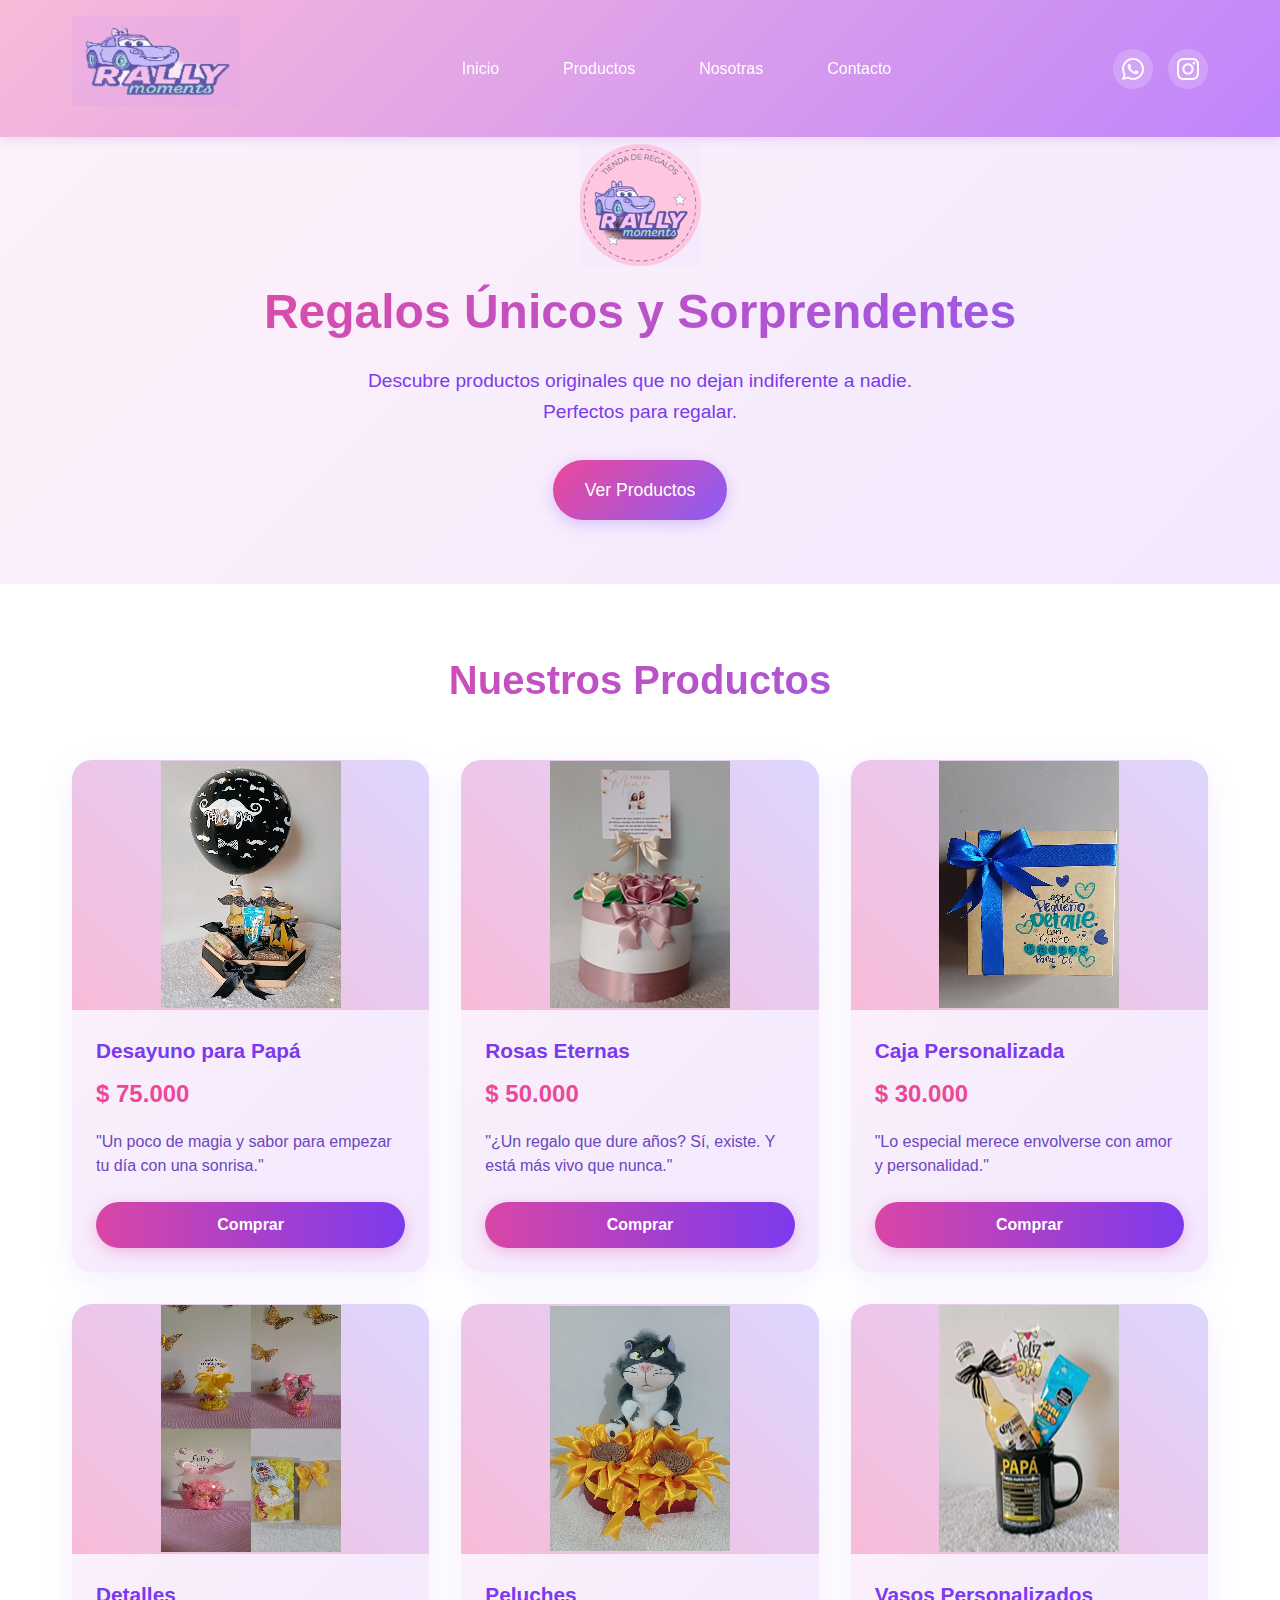
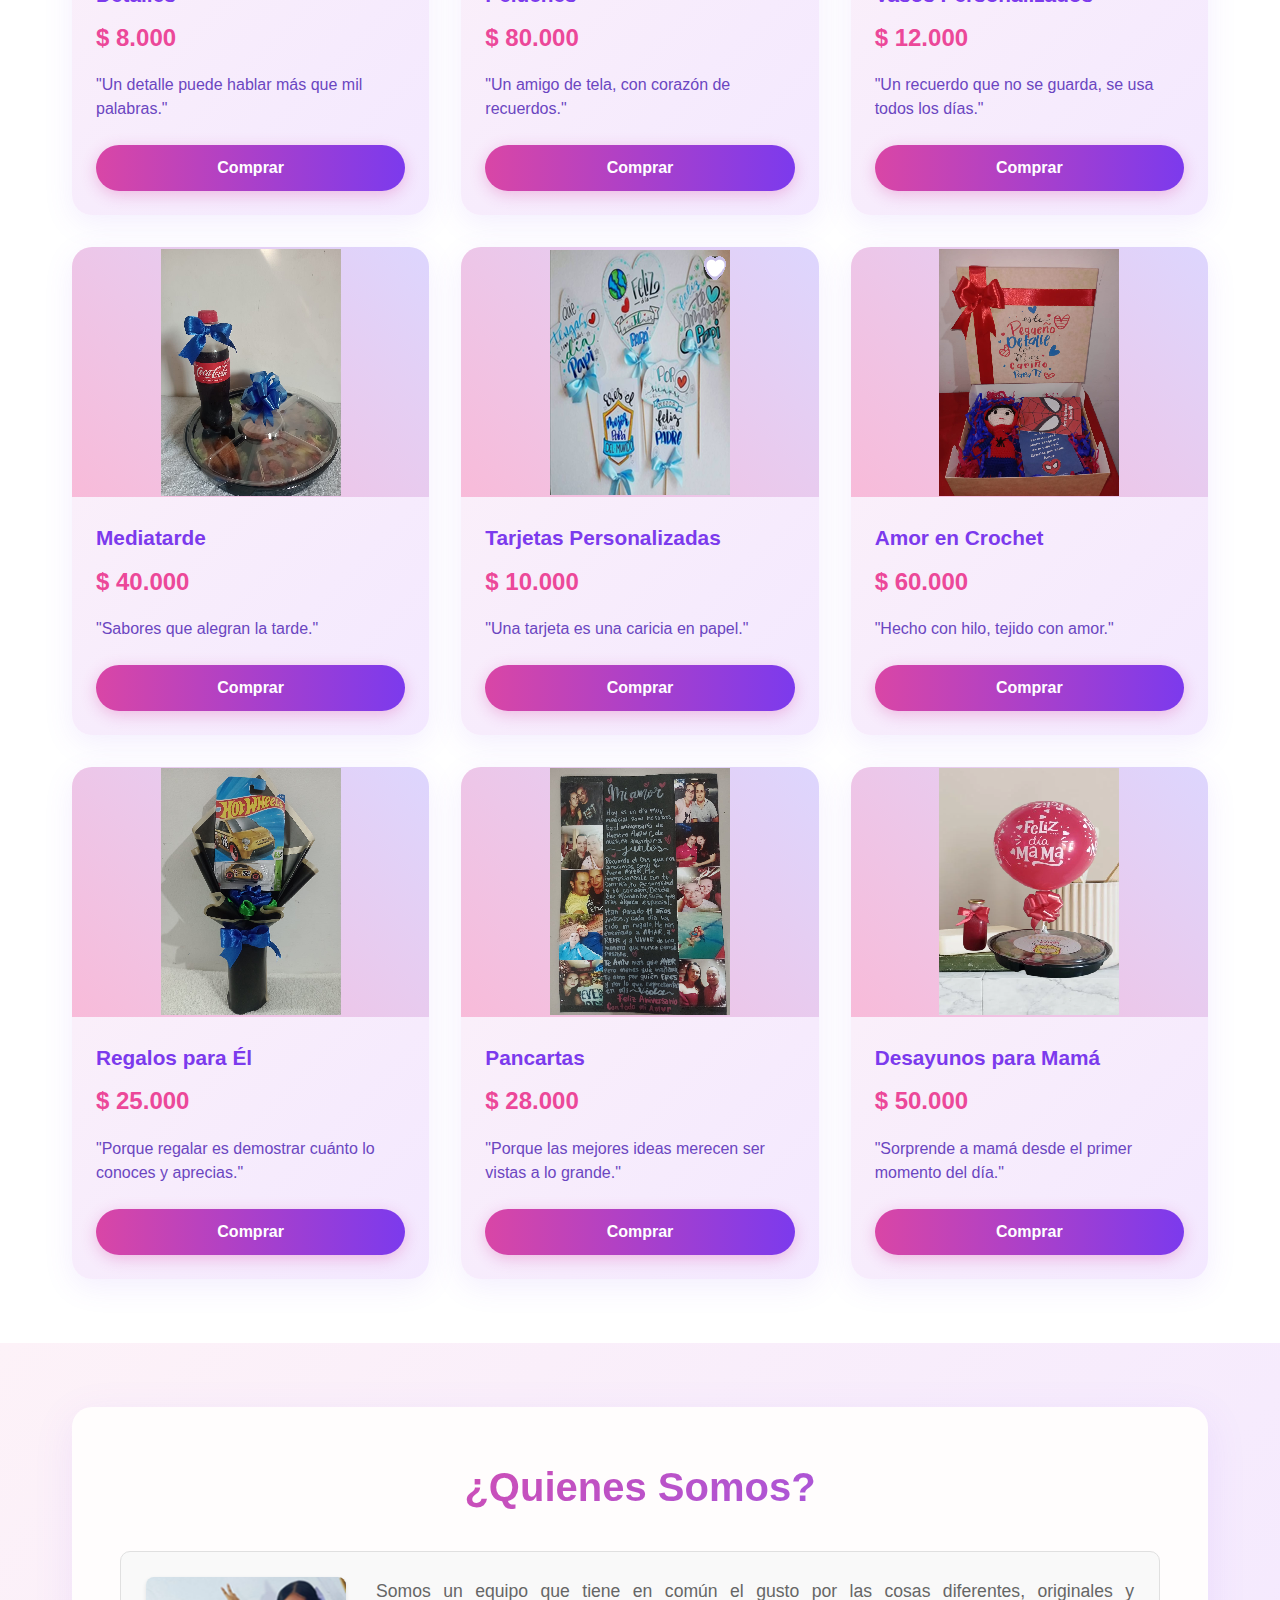
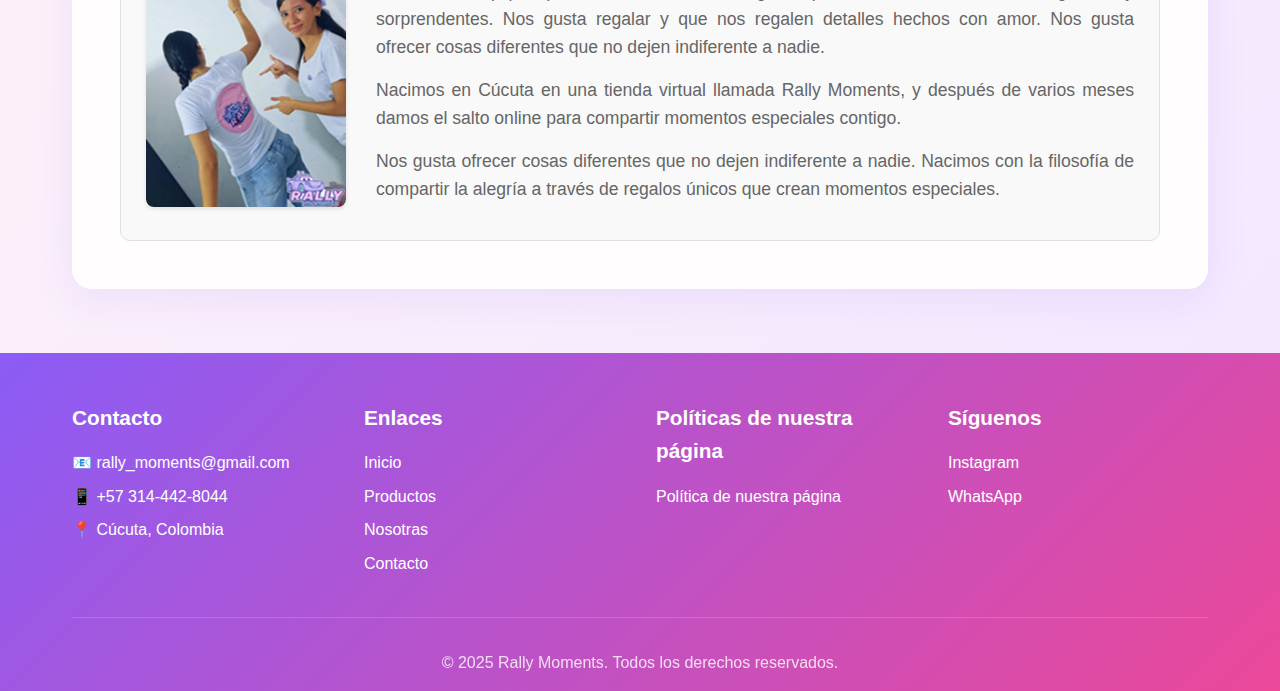
<file: index.html>
<!DOCTYPE html>
<html lang="es">
<head>
    <meta charset="UTF-8">
    <meta name="viewport" content="width=device-width, initial-scale=1.0">
    <title>Rally Moments - Regalos con Imaginación</title>
    <link href="planb.css" rel="stylesheet">
</head>

<body>
    <header class="header">
        <div class="nav-container">
            <div class="logo">
    <img src="RALLY3.png" alt="" class="logo-img">
</div>

            <nav>
                <ul class="nav-menu">
                    <li><a href="#inicio">Inicio</a></li>
                    <li><a href="#productos">Productos</a></li>
                    <li><a href="#nosotros">Nosotras</a></li>
                    <li><a href="#contacto">Contacto</a></li>
                </ul>
            </nav>

            <div class="social-icons">
                <a href="https://wa.me/573144428044" target="_blank" class="social-link whatsapp" title="WhatsApp">
                    <svg xmlns="http://www.w3.org/2000/svg" width="24" height="24" viewBox="0 0 24 24" fill="currentColor">
                        <path d="M17.472 14.382c-.297-.149-1.758-.867-2.03-.967-.273-.099-.471-.148-.67.15-.197.297-.767.966-.94 1.164-.173.199-.347.223-.644.075-.297-.15-1.255-.463-2.39-1.475-.883-.788-1.48-1.761-1.653-2.059-.173-.297-.018-.458.13-.606.134-.133.298-.347.446-.52.149-.174.198-.298.298-.497.099-.198.05-.371-.025-.52-.075-.149-.669-1.612-.916-2.207-.242-.579-.487-.5-.669-.51-.173-.008-.371-.01-.57-.01-.198 0-.52.074-.792.372-.272.297-1.04 1.016-1.04 2.479 0 1.462 1.065 2.875 1.213 3.074.149.198 2.096 3.2 5.077 4.487.709.306 1.262.489 1.694.625.712.227 1.36.195 1.871.118.571-.085 1.758-.719 2.006-1.413.248-.694.248-1.289.173-1.413-.074-.124-.272-.198-.57-.347m-5.421 7.403h-.004a9.87 9.87 0 01-5.031-1.378l-.361-.214-3.741.982.998-3.648-.235-.374a9.86 9.86 0 01-1.51-5.26c.001-5.45 4.436-9.884 9.888-9.884 2.64 0 5.122 1.03 6.988 2.898a9.825 9.825 0 012.893 6.994c-.003 5.45-4.437 9.884-9.885 9.884m8.413-18.297A11.815 11.815 0 0012.05 0C5.495 0 .16 5.335.157 11.892c0 2.096.547 4.142 1.588 5.945L.057 24l6.305-1.654a11.882 11.882 0 005.683 1.448h.005c6.554 0 11.89-5.335 11.893-11.893a11.821 11.821 0 00-3.48-8.413Z"/>
                    </svg>
                </a>
                <a href="https://instagram.com/tienda_rallymoments" target="_blank" class="social-link instagram" title="Instagram">
                    <svg xmlns="http://www.w3.org/2000/svg" width="24" height="24" viewBox="0 0 24 24" fill="currentColor">
                        <path d="M12 2.163c3.204 0 3.584.012 4.85.07 3.252.148 4.771 1.691 4.919 4.919.058 1.265.069 1.645.069 4.849 0 3.205-.012 3.584-.069 4.849-.149 3.225-1.664 4.771-4.919 4.919-1.266.058-1.644.07-4.85.07-3.204 0-3.584-.012-4.849-.07-3.26-.149-4.771-1.699-4.919-4.92-.058-1.265-.07-1.644-.07-4.849 0-3.204.013-3.583.07-4.849.149-3.227 1.664-4.771 4.919-4.919 1.266-.057 1.645-.069 4.849-.069zm0-2.163c-3.259 0-3.667.014-4.947.072-4.358.2-6.78 2.618-6.98 6.98-.059 1.281-.073 1.689-.073 4.948 0 3.259.014 3.668.072 4.948.2 4.358 2.618 6.78 6.98 6.98 1.281.058 1.689.072 4.948.072 3.259 0 3.668-.014 4.948-.072 4.354-.2 6.782-2.618 6.979-6.98.059-1.28.073-1.689.073-4.948 0-3.259-.014-3.667-.072-4.947-.196-4.354-2.617-6.78-6.979-6.98-1.281-.059-1.69-.073-4.949-.073zm0 5.838c-3.403 0-6.162 2.759-6.162 6.162s2.759 6.163 6.162 6.163 6.162-2.759 6.162-6.163c0-3.403-2.759-6.162-6.162-6.162zm0 10.162c-2.209 0-4-1.79-4-4 0-2.209 1.791-4 4-4s4 1.791 4 4c0 2.21-1.791 4-4 4zm6.406-11.845c-.796 0-1.441.645-1.441 1.44s.645 1.44 1.441 1.44c.795 0 1.439-.645 1.439-1.44s-.644-1.44-1.439-1.44z"/>
                    </svg>
                </a>
            </div>
        </div>
    </header>

    <main>
        <!-- Página de inicio -->
        <div id="mainPage">
            <section class="hero" id="inicio">
                <img src="LOGO 3.png" alt="Rally Moments Logo" class="logo">
                <div class="hero-container">
                    <h1>Regalos Únicos y Sorprendentes</h1>
                    <p>Descubre productos originales que no dejan indiferente a nadie. Perfectos para regalar.</p>
                    <a href="#productos" class="cta-button">Ver Productos</a>
                </div>
            </section>

            <section class="products" id="productos">
                <div class="products-container">
                    <h2 class="section-title">Nuestros Productos</h2>
                    <div class="products-grid">
                        <div class="product-card">
                            <div class="product-image">
                                <img src="desayuno papa.png" alt="">
                            </div>
                            <div class="product-info">
                                <h3 class="product-title">Desayuno para Papá</h3>
                                <p class="product-price">$ 75.000</p>
                                <p class="product-description">"Un poco de magia y sabor para empezar tu día con una sonrisa."</p>
                                <button class="btn-comprar" onclick="buyProduct('Desayuno para Papá', '$ 75.000', '🍳')">Comprar</button>
                            </div>
                        </div>

                        <div class="product-card">
                            <div class="product-image">
                                <img src="Rosas eternas png.png" alt="">
                            </div>
                            <div class="product-info">
                                <h3 class="product-title">Rosas Eternas</h3>
                                <p class="product-price">$ 50.000</p>
                                <p class="product-description">"¿Un regalo que dure años? Sí, existe. Y está más vivo que nunca."

                                </p>
                                <button class="btn-comprar" onclick="buyProduct('Rosas Eternas', '$ 50.000', '🌹')">Comprar</button>
                            </div>
                        </div>

                        <div class="product-card">
                            <div class="product-image">
                                <img src="CAJA.png" alt="">
                            </div>
                            <div class="product-info">
                                <h3 class="product-title">Caja Personalizada</h3>
                                <p class="product-price">$ 30.000</p>
                                <p class="product-description">"Lo especial merece envolverse con amor y personalidad."</p>
                                <button class="btn-comprar" onclick="buyProduct('Caja Personalizada', '$ 30.000', '📦')">Comprar</button>
                            </div>
                        </div>

                        <div class="product-card">
                            <div class="product-image">
                                <img src="detalles.png" alt="">
                            </div>
                            <div class="product-info">
                                <h3 class="product-title">Detalles</h3>
                                <p class="product-price">$ 8.000</p>
                                <p class="product-description">"Un detalle puede hablar más que mil palabras."</p>
                                <button class="btn-comprar" onclick="buyProduct('Detalles', '$ 8.000', '💝')">Comprar</button>
                            </div>
                        </div>

                        <div class="product-card">
                            <div class="product-image">
                                <img src="gato bravo.png" alt="">
                            </div>
                            <div class="product-info">
                                <h3 class="product-title">Peluches</h3>
                                <p class="product-price">$ 80.000</p>
                                <p class="product-description">"Un amigo de tela, con corazón de recuerdos."</p>
                                <button class="btn-comprar" onclick="buyProduct('Peluches', '$ 80.000', '🧸')">Comprar</button>
                            </div>
                        </div>

                        <div class="product-card">
                            <div class="product-image">
                                <img src="vaso personalizado.png" alt="">
                            </div>
                            <div class="product-info">
                                <h3 class="product-title">Vasos Personalizados</h3>
                                <p class="product-price">$ 12.000</p>
                                <p class="product-description">"Un recuerdo que no se guarda, se usa todos los días."</p>
                                <button class="btn-comprar" onclick="buyProduct('Vasos Personalizados', '$ 12.000', '🥤')">Comprar</button>
                            </div>
                        </div>

                        <div class="product-card">
                            <div class="product-image">
                                <img src="mediatarde.png" alt="">
                            </div>
                            <div class="product-info">
                                <h3 class="product-title">Mediatarde</h3>
                                <p class="product-price">$ 40.000</p>
                                <p class="product-description">"Sabores que alegran la tarde."</p>
                                <button class="btn-comprar" onclick="buyProduct('Mediatarde', '$ 40.000', '☕')">Comprar</button>
                            </div>
                        </div>

                        <div class="product-card">
                            <div class="product-image">
                                <img src="tarjetas.png" alt="">
                            </div>
                            <div class="product-info">
                                <h3 class="product-title">Tarjetas Personalizadas</h3>
                                <p class="product-price">$ 10.000</p>
                                <p class="product-description">"Una tarjeta es una caricia en papel."</p>
                                <button class="btn-comprar" onclick="buyProduct('Tarjetas Personalizadas', '$ 10.000', '💌')">Comprar</button>
                            </div>
                        </div>

                        <div class="product-card">
                            <div class="product-image">
                                <img src="crochets.png" alt="">
                            </div>
                            <div class="product-info">
                                <h3 class="product-title">Amor en Crochet</h3>
                                <p class="product-price">$ 60.000</p>
                                <p class="product-description">"Hecho con hilo, tejido con amor."</p>
                                <button class="btn-comprar" onclick="buyProduct('Amor en Crochet', '$ 60.000', '🧶')">Comprar</button>
                            </div>
                        </div>

                        <div class="product-card">
                            <div class="product-image">
                                <img src="hot wheels.png" alt="">
                            </div>
                            <div class="product-info">
                                <h3 class="product-title">Regalos para Él</h3>
                                <p class="product-price">$ 25.000</p>
                                <p class="product-description">"Porque regalar es demostrar cuánto lo conoces y aprecias."</p>
                                <button class="btn-comprar" onclick="buyProduct('Regalos para Él', '$ 25.000', '🎁')">Comprar</button>
                            </div>
                        </div>

                        <div class="product-card">
                            <div class="product-image">
                                <img src="pancarta.png" alt="">
                            </div>
                            <div class="product-info">
                                <h3 class="product-title">Pancartas</h3>
                                <p class="product-price">$ 28.000</p>
                                <p class="product-description">"Porque las mejores ideas merecen ser vistas a lo grande."</p>
                                <button class="btn-comprar" onclick="buyProduct('Pancartas', '$ 28.000', '🎊')">Comprar</button>
                            </div>
                        </div>

                        <div class="product-card">
                            <div class="product-image">
                                <img src="desayuno mama.png" alt="">
                            </div>
                            <div class="product-info">
                                <h3 class="product-title">Desayunos para Mamá</h3>
                                <p class="product-price">$ 50.000</p>
                                <p class="product-description">"Sorprende a mamá desde el primer momento del día."</p>
                                <button class="btn-comprar" onclick="buyProduct('Desayunos para Mamá', '$ 50.000', '🌸')">Comprar</button>
                            </div>
                        </div>
                    </div>
                </div>
            </section>

            <section class="about" id="nosotros">
                <div class="about-container">
                    <div class="about-content">
                        <h2 class="section-title">¿Quienes Somos?</h2>
                        <div class="content-box">
                <div class="image-container">
                    <img src="YesCam.png" alt="Rally Moments">
                </div>
                
                <div class="text-container">
                    <p>Somos un equipo que tiene en común el gusto por las cosas diferentes, originales y sorprendentes. Nos gusta regalar y que nos regalen detalles hechos con amor. Nos gusta ofrecer cosas diferentes que no dejen indiferente a nadie.
                    <p>Nacimos en Cúcuta en una tienda virtual llamada Rally Moments, y después de varios meses damos el salto online para compartir momentos especiales contigo.</p>
                    
                    <p>Nos gusta ofrecer cosas diferentes que no dejen indiferente a nadie. Nacimos con la filosofía de compartir la alegría a través de regalos únicos que crean momentos especiales.</p>
                </div>
            </div>
                    </div>
                </div>
            </section>
        </div>

        <!-- Página de pedido -->
        <div id="orderPage" class="page-pedido" style="display: none;">
            <div class="order-page-container">
                <button class="btn-volver" onclick="backToMain()">← Volver a productos</button>
                
                <div class="order-container">
                    <div class="order-header">
                        <h2>Realizar Pedido</h2>
                    </div>

                    <div class="product-summary" id="productSummary"></div>

                    <form id="orderForm" onsubmit="submitOrder(event)">
                        <div class="form-section">
                            <div class="form-section-title">
                                <span>👤</span> Datos del Comprador
                            </div>
                            
                            <div class="form-group">
                                <label for="fullName">Nombre Completo *</label>
                                <input type="text" id="fullName" required placeholder="Ej: Juan Pérez García">
                            </div>

                            <div class="form-group">
                                <label for="contact">Contacto (Teléfono/WhatsApp) *</label>
                                <input type="tel" id="contact" required placeholder="Ej: 300 123 4567">
                            </div>

                            <div class="form-group">
                                <label for="address">Dirección de Entrega *</label>
                                <textarea id="address" required placeholder="Calle, número, barrio, ciudad"></textarea>
                            </div>
                        </div>

                        <div class="form-section">
                            <div class="form-section-title">
                                <span>💳</span> Método de Pago
                            </div>
                            
                            <div class="payment-methods">
                                <div class="payment-option">
                                    <input type="radio" id="cash" name="payment" value="Efectivo" checked>
                                    <label for="cash" class="payment-label">
                                        <div class="payment-icon">💵</div>
                                        <div class="payment-name">Efectivo</div>
                                    </label>
                                </div>

                                <div class="payment-option">
                                    <input type="radio" id="nequi" name="payment" value="Nequi">
                                    <label for="nequi" class="payment-label">
                                        <div class="payment-icon">📱</div>
                                        <div class="payment-name">Nequi</div>
                                    </label>
                                </div>
                            </div>
                        </div>

                        <button type="submit" class="btn-submit">Confirmar Pedido 🛒</button>
                    </form>
                </div>
            </div>
        </div>

        <!-- Página de confirmación -->
        <div id="confirmationPage" class="page-confirmacion" style="display: none;">
            <div class="confirmation-page">
                <div class="confirmation-container">
                    <div class="success-icon">✅</div>
                    <h2 class="confirmation-title">¡Pedido Confirmado!</h2>
                    <p class="confirmation-message">
                        Gracias por tu compra. Hemos recibido tu pedido y nos pondremos en contacto contigo pronto.
                    </p>

                    <div class="order-details" id="orderSummary"></div>

                    <button class="btn-new-order" onclick="backToMain()">Hacer Otro Pedido</button>
                </div>
            </div>
        </div>
    </main>

    <footer class="footer" id="contacto">
        <div class="footer-container">
            <div class="footer-content">
                <div class="footer-section">
                    <h3>Contacto</h3>
                    <ul>
                        <li>📧 rally_moments@gmail.com</li>
                        <li>📱 +57 314-442-8044</li>
                        <li>📍 Cúcuta, Colombia</li>
                    </ul>
                </div>
                <div class="footer-section">
                    <h3>Enlaces</h3>
                    <ul>
                        <li><a href="#inicio">Inicio</a></li>
                        <li><a href="#productos">Productos</a></li>
                        <li><a href="#nosotros">Nosotras</a></li>
                        <li><a href="#contacto">Contacto</a></li>
                    </ul>
                </div>
                 <div class="footer-section">
                    <h3>Políticas de nuestra página</h3>
                    <ul>
                        <li><a href="index2.html">Política de nuestra página </a></li>
                    </ul>
                </div>
                <div class="footer-section">
                    <h3>Síguenos</h3>
                    <ul>
                        <li><a href="https://instagram.com/tienda_rallymoments" target="_blank">Instagram</a></li>
                        <li><a href="https://wa.me/573144428044" target="_blank">WhatsApp</a></li>
                    </ul>
                </div>
            </div>
            <div class="footer-bottom">
                <p>&copy; 2025 Rally Moments. Todos los derechos reservados.</p>
            </div>
        </div>
    </footer>

    <script>
        let selectedProduct = null;

        // Smooth scrolling
        document.querySelectorAll('a[href^="#"]').forEach(anchor => {
            anchor.addEventListener('click', function (e) {
                e.preventDefault();
                const target = document.querySelector(this.getAttribute('href'));
                if (target) {
                    target.scrollIntoView({
                        behavior: 'smooth'
                    });
                }
            });
        });

        function buyProduct(name, price, emoji) {
            selectedProduct = { name, price, emoji };
            
            document.getElementById('productSummary').innerHTML = `
                <div class="product-summary-emoji">${emoji}</div>
                <div class="product-summary-name">${name}</div>
                <div class="product-summary-price">${price}</div>
            `;
            
            document.getElementById('mainPage').style.display = 'none';
            document.getElementById('orderPage').style.display = 'block';
            document.getElementById('confirmationPage').style.display = 'none';
            window.scrollTo({ top: 0, behavior: 'smooth' });
        }

        function submitOrder(event) {
            event.preventDefault();
            
            const fullName = document.getElementById('fullName').value;
            const contact = document.getElementById('contact').value;
            const address = document.getElementById('address').value;
            const payment = document.querySelector('input[name="payment"]:checked').value;

            document.getElementById('orderSummary').innerHTML = `
                <div class="order-detail-row">
                    <span class="detail-label">Producto:</span>
                    <span class="detail-value">${selectedProduct.emoji} ${selectedProduct.name}</span>
                </div>
                <div class="order-detail-row">
                    <span class="detail-label">Precio:</span>
                    <span class="detail-value">${selectedProduct.price}</span>
                </div>
                <div class="order-detail-row">
                    <span class="detail-label">Cliente:</span>
                    <span class="detail-value">${fullName}</span>
                </div>
                <div class="order-detail-row">
                    <span class="detail-label">Contacto:</span>
                    <span class="detail-value">${contact}</span>
                </div>
                <div class="order-detail-row">
                    <span class="detail-label">Dirección:</span>
                    <span class="detail-value">${address}</span>
                </div>
                <div class="order-detail-row">
                    <span class="detail-label">Método de pago:</span>
                    <span class="detail-value">${payment}</span>
                </div>
            `;

            document.getElementById('orderForm').reset();
            
            document.getElementById('mainPage').style.display = 'none';
            document.getElementById('orderPage').style.display = 'none';
            document.getElementById('confirmationPage').style.display = 'block';
            window.scrollTo({ top: 0, behavior: 'smooth' });
        }

        function backToMain() {
            document.getElementById('mainPage').style.display = 'block';
            document.getElementById('orderPage').style.display = 'none';
            document.getElementById('confirmationPage').style.display = 'none';
            window.scrollTo({ top: 0, behavior: 'smooth' });
        }
    </script>
</body>
</html>
</file>
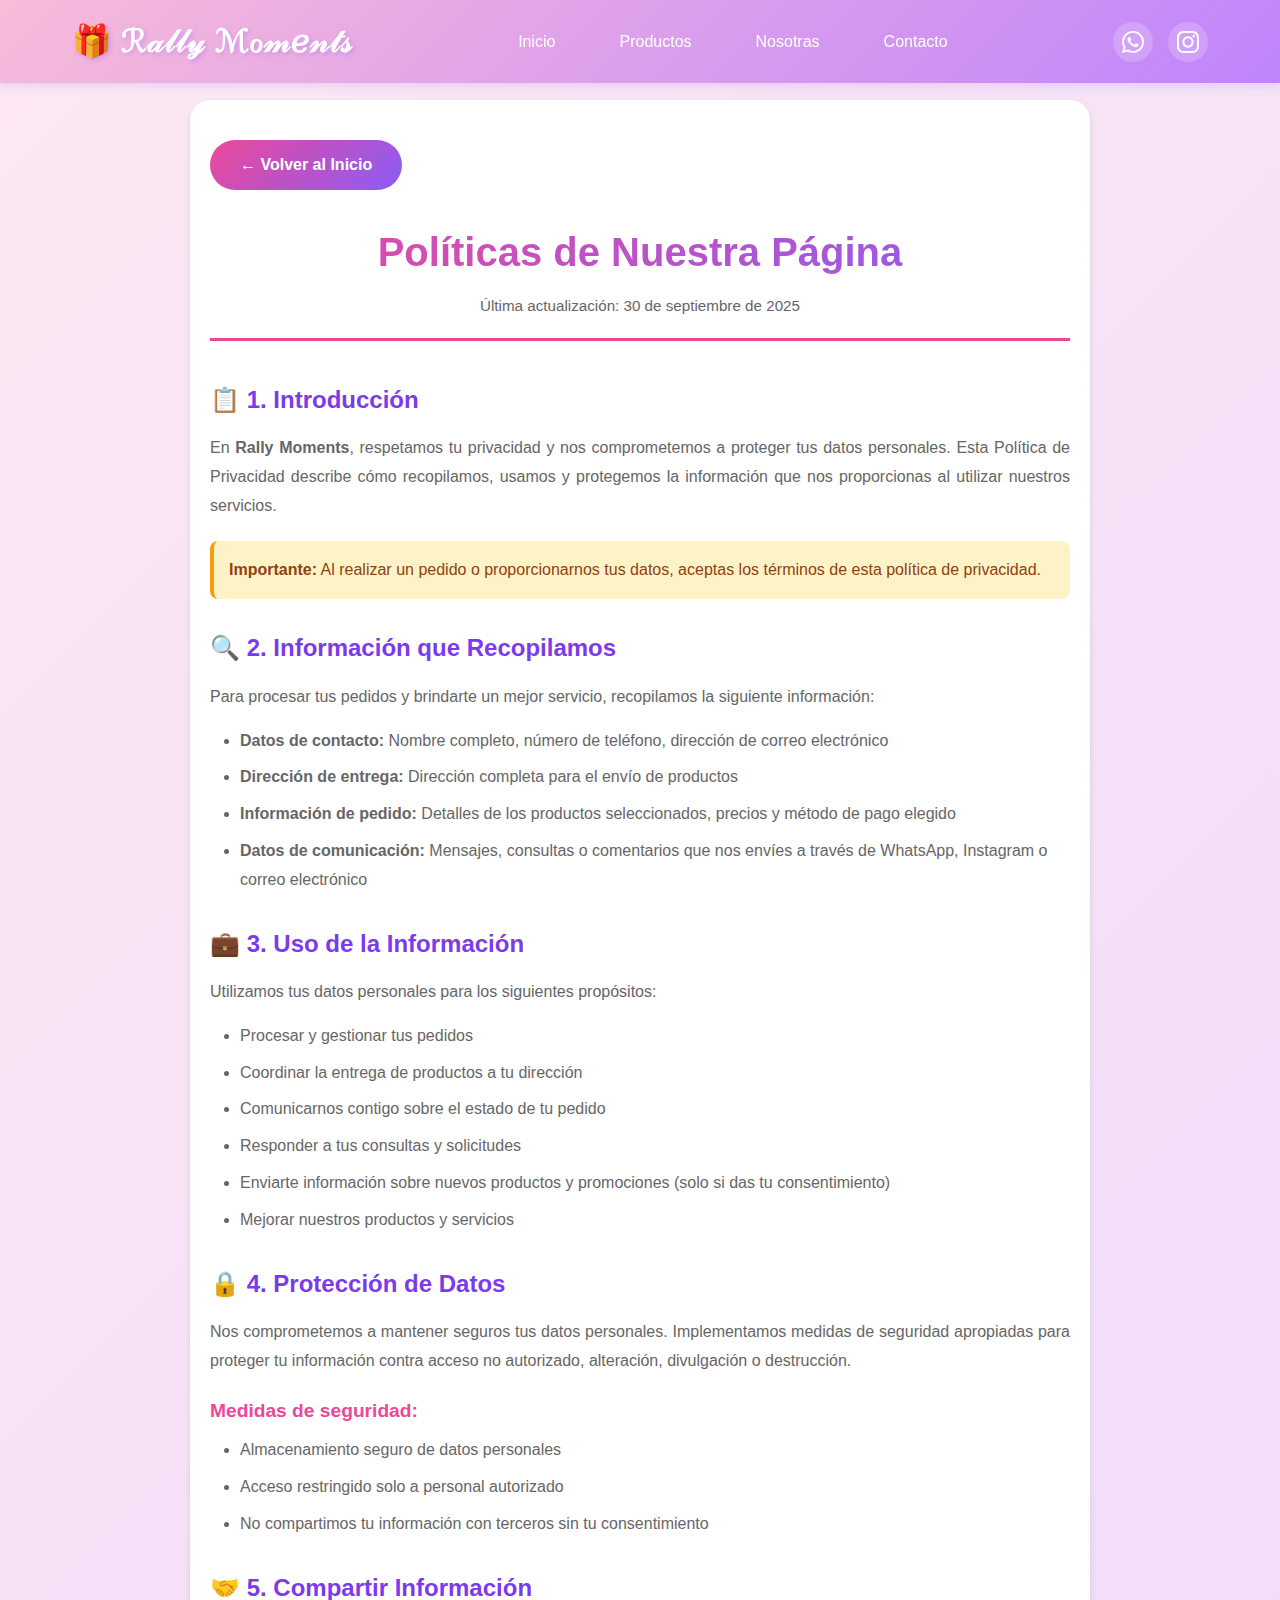
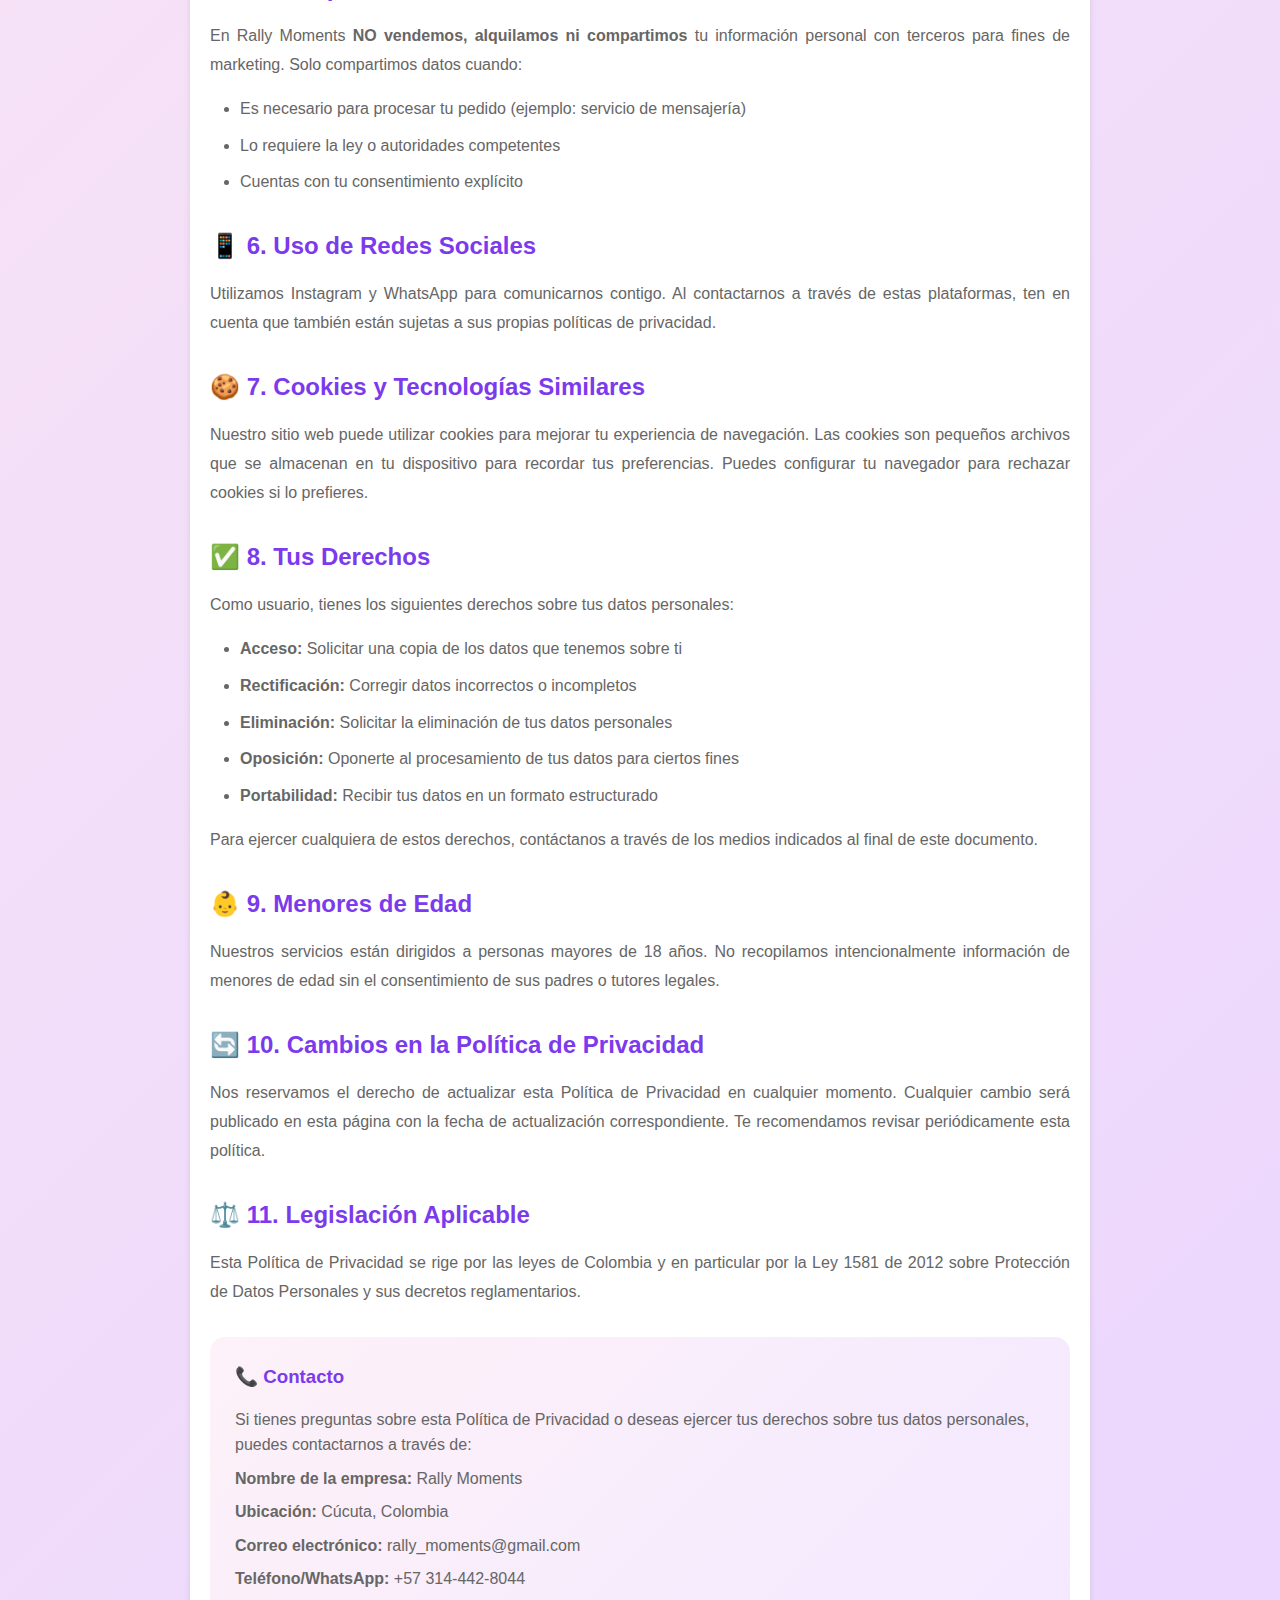
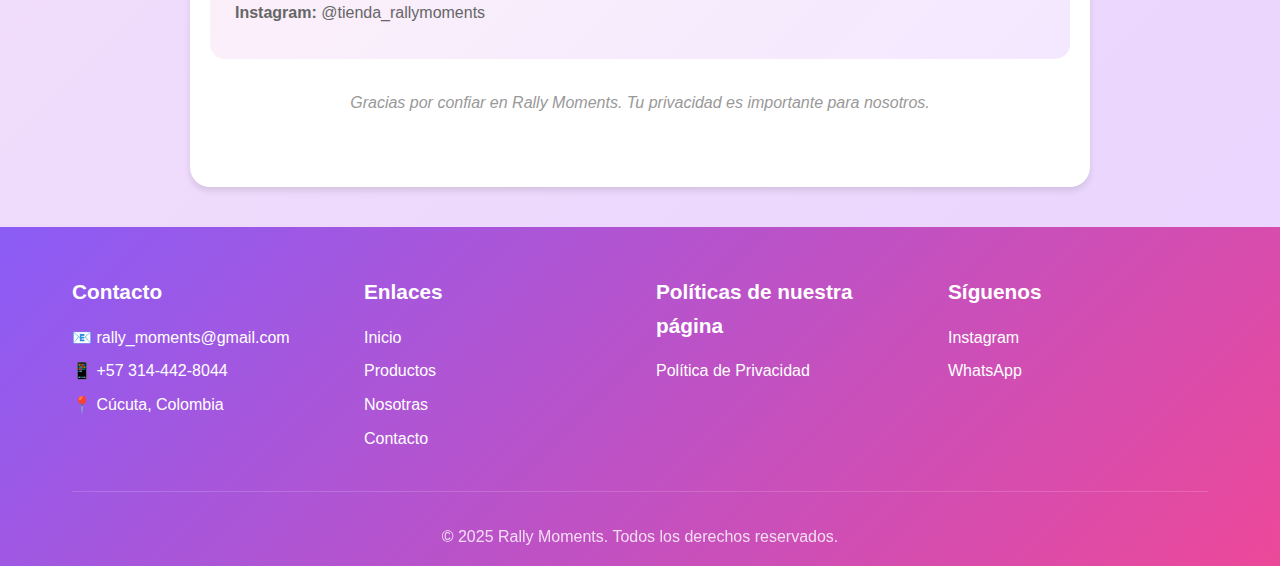
<file: index2.html>
<!DOCTYPE html>
<html lang="es">
<head>
    <meta charset="UTF-8">
    <meta name="viewport" content="width=device-width, initial-scale=1.0">
    <title>Política de Privacidad - Rally Moments</title>
    <link href="planb.css" rel="stylesheet">
</head>

<body>
    <header class="header">
        <div class="nav-container">
            <div class="logo">🎁 ℛ𝒶𝓁𝓁𝓎 ℳℴ𝓂ℯ𝓃𝓉𝓈</div>

            <nav>
                <ul class="nav-menu">
                    <li><a href="index.html">Inicio</a></li>
                    <li><a href="index.html#productos">Productos</a></li>
                    <li><a href="index.html#nosotros">Nosotras</a></li>
                    <li><a href="index.html#contacto">Contacto</a></li>
                </ul>
            </nav>

            <div class="social-icons">
                <a href="https://wa.me/573144428044" target="_blank" class="social-link whatsapp" title="WhatsApp">
                    <svg xmlns="http://www.w3.org/2000/svg" width="24" height="24" viewBox="0 0 24 24" fill="currentColor">
                        <path d="M17.472 14.382c-.297-.149-1.758-.867-2.03-.967-.273-.099-.471-.148-.67.15-.197.297-.767.966-.94 1.164-.173.199-.347.223-.644.075-.297-.15-1.255-.463-2.39-1.475-.883-.788-1.48-1.761-1.653-2.059-.173-.297-.018-.458.13-.606.134-.133.298-.347.446-.52.149-.174.198-.298.298-.497.099-.198.05-.371-.025-.52-.075-.149-.669-1.612-.916-2.207-.242-.579-.487-.5-.669-.51-.173-.008-.371-.01-.57-.01-.198 0-.52.074-.792.372-.272.297-1.04 1.016-1.04 2.479 0 1.462 1.065 2.875 1.213 3.074.149.198 2.096 3.2 5.077 4.487.709.306 1.262.489 1.694.625.712.227 1.36.195 1.871.118.571-.085 1.758-.719 2.006-1.413.248-.694.248-1.289.173-1.413-.074-.124-.272-.198-.57-.347m-5.421 7.403h-.004a9.87 9.87 0 01-5.031-1.378l-.361-.214-3.741.982.998-3.648-.235-.374a9.86 9.86 0 01-1.51-5.26c.001-5.45 4.436-9.884 9.888-9.884 2.64 0 5.122 1.03 6.988 2.898a9.825 9.825 0 012.893 6.994c-.003 5.45-4.437 9.884-9.885 9.884m8.413-18.297A11.815 11.815 0 0012.05 0C5.495 0 .16 5.335.157 11.892c0 2.096.547 4.142 1.588 5.945L.057 24l6.305-1.654a11.882 11.882 0 005.683 1.448h.005c6.554 0 11.89-5.335 11.893-11.893a11.821 11.821 0 00-3.48-8.413Z"/>
                    </svg>
                </a>
                <a href="https://instagram.com/tienda_rallymoments" target="_blank" class="social-link instagram" title="Instagram">
                    <svg xmlns="http://www.w3.org/2000/svg" width="24" height="24" viewBox="0 0 24 24" fill="currentColor">
                        <path d="M12 2.163c3.204 0 3.584.012 4.85.07 3.252.148 4.771 1.691 4.919 4.919.058 1.265.069 1.645.069 4.849 0 3.205-.012 3.584-.069 4.849-.149 3.225-1.664 4.771-4.919 4.919-1.266.058-1.644.07-4.85.07-3.204 0-3.584-.012-4.849-.07-3.26-.149-4.771-1.699-4.919-4.92-.058-1.265-.07-1.644-.07-4.849 0-3.204.013-3.583.07-4.849.149-3.227 1.664-4.771 4.919-4.919 1.266-.057 1.645-.069 4.849-.069zm0-2.163c-3.259 0-3.667.014-4.947.072-4.358.2-6.78 2.618-6.98 6.98-.059 1.281-.073 1.689-.073 4.948 0 3.259.014 3.668.072 4.948.2 4.358 2.618 6.78 6.98 6.98 1.281.058 1.689.072 4.948.072 3.259 0 3.668-.014 4.948-.072 4.354-.2 6.782-2.618 6.979-6.98.059-1.28.073-1.689.073-4.948 0-3.259-.014-3.667-.072-4.947-.196-4.354-2.617-6.78-6.979-6.98-1.281-.059-1.69-.073-4.949-.073zm0 5.838c-3.403 0-6.162 2.759-6.162 6.162s2.759 6.163 6.162 6.163 6.162-2.759 6.162-6.163c0-3.403-2.759-6.162-6.162-6.162zm0 10.162c-2.209 0-4-1.79-4-4 0-2.209 1.791-4 4-4s4 1.791 4 4c0 2.21-1.791 4-4 4zm6.406-11.845c-.796 0-1.441.645-1.441 1.44s.645 1.44 1.441 1.44c.795 0 1.439-.645 1.439-1.44s-.644-1.44-1.439-1.44z"/>
                    </svg>
                </a>
            </div>
        </div>
    </header>

    <main>
        <div class="privacy-container">
            <a href="index.html" class="btn-back">← Volver al Inicio</a>

            <div class="privacy-header">
                <h1>Políticas de Nuestra Página</h1>
                <p>Última actualización: 30 de septiembre de 2025</p>
            </div>

            <div class="privacy-section">
                <h2>📋 1. Introducción</h2>
                <p>En <strong>Rally Moments</strong>, respetamos tu privacidad y nos comprometemos a proteger tus datos personales. Esta Política de Privacidad describe cómo recopilamos, usamos y protegemos la información que nos proporcionas al utilizar nuestros servicios.</p>
                
                <div class="highlight-box">
                    <p><strong>Importante:</strong> Al realizar un pedido o proporcionarnos tus datos, aceptas los términos de esta política de privacidad.</p>
                </div>
            </div>

            <div class="privacy-section">
                <h2>🔍 2. Información que Recopilamos</h2>
                <p>Para procesar tus pedidos y brindarte un mejor servicio, recopilamos la siguiente información:</p>
                <ul>
                    <li><strong>Datos de contacto:</strong> Nombre completo, número de teléfono, dirección de correo electrónico</li>
                    <li><strong>Dirección de entrega:</strong> Dirección completa para el envío de productos</li>
                    <li><strong>Información de pedido:</strong> Detalles de los productos seleccionados, precios y método de pago elegido</li>
                    <li><strong>Datos de comunicación:</strong> Mensajes, consultas o comentarios que nos envíes a través de WhatsApp, Instagram o correo electrónico</li>
                </ul>
            </div>

            <div class="privacy-section">
                <h2>💼 3. Uso de la Información</h2>
                <p>Utilizamos tus datos personales para los siguientes propósitos:</p>
                <ul>
                    <li>Procesar y gestionar tus pedidos</li>
                    <li>Coordinar la entrega de productos a tu dirección</li>
                    <li>Comunicarnos contigo sobre el estado de tu pedido</li>
                    <li>Responder a tus consultas y solicitudes</li>
                    <li>Enviarte información sobre nuevos productos y promociones (solo si das tu consentimiento)</li>
                    <li>Mejorar nuestros productos y servicios</li>
                </ul>
            </div>

            <div class="privacy-section">
                <h2>🔒 4. Protección de Datos</h2>
                <p>Nos comprometemos a mantener seguros tus datos personales. Implementamos medidas de seguridad apropiadas para proteger tu información contra acceso no autorizado, alteración, divulgación o destrucción.</p>
                
                <h3>Medidas de seguridad:</h3>
                <ul>
                    <li>Almacenamiento seguro de datos personales</li>
                    <li>Acceso restringido solo a personal autorizado</li>
                    <li>No compartimos tu información con terceros sin tu consentimiento</li>
                </ul>
            </div>

            <div class="privacy-section">
                <h2>🤝 5. Compartir Información</h2>
                <p>En Rally Moments <strong>NO vendemos, alquilamos ni compartimos</strong> tu información personal con terceros para fines de marketing. Solo compartimos datos cuando:</p>
                <ul>
                    <li>Es necesario para procesar tu pedido (ejemplo: servicio de mensajería)</li>
                    <li>Lo requiere la ley o autoridades competentes</li>
                    <li>Cuentas con tu consentimiento explícito</li>
                </ul>
            </div>

            <div class="privacy-section">
                <h2>📱 6. Uso de Redes Sociales</h2>
                <p>Utilizamos Instagram y WhatsApp para comunicarnos contigo. Al contactarnos a través de estas plataformas, ten en cuenta que también están sujetas a sus propias políticas de privacidad.</p>
            </div>

            <div class="privacy-section">
                <h2>🍪 7. Cookies y Tecnologías Similares</h2>
                <p>Nuestro sitio web puede utilizar cookies para mejorar tu experiencia de navegación. Las cookies son pequeños archivos que se almacenan en tu dispositivo para recordar tus preferencias. Puedes configurar tu navegador para rechazar cookies si lo prefieres.</p>
            </div>

            <div class="privacy-section">
                <h2>✅ 8. Tus Derechos</h2>
                <p>Como usuario, tienes los siguientes derechos sobre tus datos personales:</p>
                <ul>
                    <li><strong>Acceso:</strong> Solicitar una copia de los datos que tenemos sobre ti</li>
                    <li><strong>Rectificación:</strong> Corregir datos incorrectos o incompletos</li>
                    <li><strong>Eliminación:</strong> Solicitar la eliminación de tus datos personales</li>
                    <li><strong>Oposición:</strong> Oponerte al procesamiento de tus datos para ciertos fines</li>
                    <li><strong>Portabilidad:</strong> Recibir tus datos en un formato estructurado</li>
                </ul>
                
                <p>Para ejercer cualquiera de estos derechos, contáctanos a través de los medios indicados al final de este documento.</p>
            </div>

            <div class="privacy-section">
                <h2>👶 9. Menores de Edad</h2>
                <p>Nuestros servicios están dirigidos a personas mayores de 18 años. No recopilamos intencionalmente información de menores de edad sin el consentimiento de sus padres o tutores legales.</p>
            </div>

            <div class="privacy-section">
                <h2>🔄 10. Cambios en la Política de Privacidad</h2>
                <p>Nos reservamos el derecho de actualizar esta Política de Privacidad en cualquier momento. Cualquier cambio será publicado en esta página con la fecha de actualización correspondiente. Te recomendamos revisar periódicamente esta política.</p>
            </div>

            <div class="privacy-section">
                <h2>⚖️ 11. Legislación Aplicable</h2>
                <p>Esta Política de Privacidad se rige por las leyes de Colombia y en particular por la Ley 1581 de 2012 sobre Protección de Datos Personales y sus decretos reglamentarios.</p>
            </div>

            <div class="contact-info">
                <h3>📞 Contacto</h3>
                <p>Si tienes preguntas sobre esta Política de Privacidad o deseas ejercer tus derechos sobre tus datos personales, puedes contactarnos a través de:</p>
                <p><strong>Nombre de la empresa:</strong> Rally Moments</p>
                <p><strong>Ubicación:</strong> Cúcuta, Colombia</p>
                <p><strong>Correo electrónico:</strong> rally_moments@gmail.com</p>
                <p><strong>Teléfono/WhatsApp:</strong> +57 314-442-8044</p>
                <p><strong>Instagram:</strong> @tienda_rallymoments</p>
            </div>

            <div class="privacy-section">
                <p style="text-align: center; margin-top: 30px; font-style: italic; color: #999;">
                    Gracias por confiar en Rally Moments. Tu privacidad es importante para nosotros.
                </p>
            </div>
        </div>
    </main>

    <footer class="footer">
        <div class="footer-container">
            <div class="footer-content">
                <div class="footer-section">
                    <h3>Contacto</h3>
                    <ul>
                        <li>📧 rally_moments@gmail.com</li>
                        <li>📱 +57 314-442-8044</li>
                        <li>📍 Cúcuta, Colombia</li>
                    </ul>
                </div>
                <div class="footer-section">
                    <h3>Enlaces</h3>
                    <ul>
                        <li><a href="index.html">Inicio</a></li>
                        <li><a href="index.html#productos">Productos</a></li>
                        <li><a href="index.html#nosotros">Nosotras</a></li>
                        <li><a href="index.html#contacto">Contacto</a></li>
                    </ul>
                </div>
                <div class="footer-section">
                    <h3>Políticas de nuestra página</h3>
                    <ul>
                        <li><a href="privacidad.html">Política de Privacidad</a></li>
                    </ul>
                </div>
                <div class="footer-section">
                    <h3>Síguenos</h3>
                    <ul>
                        <li><a href="https://instagram.com/tienda_rallymoments" target="_blank">Instagram</a></li>
                        <li><a href="https://wa.me/573144428044" target="_blank">WhatsApp</a></li>
                    </ul>
                </div>
            </div>
            <div class="footer-bottom">
                <p>&copy; 2025 Rally Moments. Todos los derechos reservados.</p>
            </div>
        </div>
    </footer>
</body>
</html>
</file>
<file: planb.css>
* {
    margin: 0;
    padding: 0;
    box-sizing: border-box;
}

body {
    font-family: 'Arial', sans-serif;
    line-height: 1.6;
    color: #6b46c1;
    background: linear-gradient(135deg, #fce7f3 0%, #e9d5ff 100%);
}

/* Header */
.header {
    background: linear-gradient(135deg, #f8bbd9 0%, #c084fc 100%);
    padding: 1rem 0;
    box-shadow: 0 2px 10px rgba(139, 92, 246, 0.2);
    position: fixed;
    width: 100%;
    top: 0;
    z-index: 1000;
}

.nav-container {
    max-width: 1200px;
    margin: 0 auto;
    display: flex;
    justify-content: space-between;
    align-items: center;
    padding: 0 2rem;
}

.logo {
    font-size: 2rem;
    font-weight: bold;
    color: white;
    text-shadow: 2px 2px 4px rgba(139, 92, 246, 0.3);
}
.social-icons {
    display: flex;
    gap: 15px;
    align-items: center;
}

.social-link {
    width: 40px;
    height: 40px;
    border-radius: 50%;
    display: flex;
    align-items: center;
    justify-content: center;
    transition: all 0.3s ease;
    text-decoration: none;
    color: white;
    background: rgba(255, 255, 255, 0.2);
}

.social-link:hover {
    transform: translateY(-3px) scale(1.1);
    box-shadow: 0 5px 15px rgba(255, 255, 255, 0.3);
}

.social-link.whatsapp:hover {
    background: linear-gradient(45deg, #f7a0ef 0%, #f09ce2 25%, #c262b5 50%, #d8409e 75%, #bc1888 100%);
}

.social-link.instagram:hover {
    background: linear-gradient(45deg, #f7a0ef 0%, #f09ce2 25%, #c262b5 50%, #d8409e 75%, #bc1888 100%);
}

.social-link svg {
    width: 22px;
    height: 22px;
}
.nav-menu {
    display: flex;
    list-style: none;
    gap: 2rem;
}

.nav-menu a {
    color: white;
    text-decoration: none;
    font-weight: 500;
    transition: all 0.3s ease;
    padding: 0.5rem 1rem;
    border-radius: 20px;
}

.nav-menu a:hover {
    background: rgba(255, 255, 255, 0.2);
    transform: translateY(-2px);
}

/* Main Content */
main {
    margin-top: 80px;
}

/* Hero Section */
.hero {
    background: linear-gradient(135deg, #fdf2f8 0%, #f3e8ff 100%);
    padding: 4rem 0;
    text-align: center;
}

.hero-container {
    max-width: 1200px;
    margin: 0 auto;
    padding: 0 2rem;
}

.hero h1 {
    font-size: 3rem;
    margin-bottom: 1rem;
    background: linear-gradient(135deg, #ec4899, #8b5cf6);
    -webkit-background-clip: text;
    -webkit-text-fill-color: transparent;
    background-clip: text;
}

.hero p {
    font-size: 1.2rem;
    color: #7c3aed;
    max-width: 600px;
    margin: 0 auto 2rem;
}

.cta-button {
    display: inline-block;
    background: linear-gradient(135deg, #ec4899, #8b5cf6);
    color: white;
    padding: 1rem 2rem;
    border: none;
    border-radius: 50px;
    font-size: 1.1rem;
    text-decoration: none;
    transition: all 0.3s ease;
    box-shadow: 0 4px 15px rgba(139, 92, 246, 0.3);
}

.cta-button:hover {
    transform: translateY(-3px);
    box-shadow: 0 8px 25px rgba(139, 92, 246, 0.4);
}

/* Products Section */
.products {
    padding: 4rem 0;
    background: white;
}
        
.products-container {
    max-width: 1200px;
    margin: 0 auto;
    padding: 0 2rem;
}


.section-title {
    text-align: center;
    font-size: 2.5rem;
    margin-bottom: 3rem;
    background: linear-gradient(135deg, #ec4899, #8b5cf6);
    -webkit-background-clip: text;
    -webkit-text-fill-color: transparent;
    background-clip: text;
}

.products-grid {
    display: grid;
    grid-template-columns: repeat(auto-fit, minmax(300px, 1fr));
    gap: 2rem;
}
      

.product-card {
    background: linear-gradient(135deg, #fdf2f8, #f3e8ff);
    border-radius: 20px;
    overflow: hidden;
    box-shadow: 0 8px 30px rgba(139, 92, 246, 0.1);
    transition: all 0.3s ease;
}


.product-card:hover {
    transform: translateY(-10px);
    box-shadow: 0 15px 40px rgba(139, 92, 246, 0.2);
}

.product-image {
    width: 100%;
    height: 250px;
    object-fit: cover;
    background: linear-gradient(45deg, #f8bbd9, #ddd6fe);
    display: flex;
    align-items: center;
    justify-content: center;
    font-size: 3rem;
    color: white;
    text-shadow: 2px 2px 4px rgba(139, 92, 246, 0.3);
}




.product-info {
    padding: 1.5rem;
}

.product-title {
    font-size: 1.3rem;
    font-weight: bold;
    color: #7c3aed;
    margin-bottom: 0.5rem;
}

.product-price {
    font-size: 1.5rem;
    font-weight: bold;
    color: #ec4899;
    margin-bottom: 1rem;
}

.product-description {
    color: #6b46c1;
    margin-bottom: 1.5rem;
    line-height: 1.5;
}

/* Botón Comprar */
.btn-comprar {
    display: inline-block;
    background: linear-gradient(90deg, #d946a6 0%, #7c3aed 100%);
    color: white;
    padding: 14px 0;
    border-radius: 50px;
    text-decoration: none;
    font-size: 16px;
    font-weight: 600;
    box-shadow: 0 4px 15px rgba(217, 70, 166, 0.3);
    transition: all 0.3s ease;
    border: none;
    cursor: pointer;
    text-align: center;
    width: 100%;
}

.btn-comprar:hover {
    transform: translateY(-2px);
    box-shadow: 0 6px 20px rgba(217, 70, 166, 0.4);
}

.btn-comprar:active {
    transform: translateY(0);
}

/* Página de Pedido */
.page-pedido {
    background: linear-gradient(135deg, #f5f7fa 0%, #c3cfe2 100%);
    min-height: 100vh;
    padding: 40px 20px;
}

.order-page-container {
    max-width: 600px;
    margin: 0 auto;
}

.btn-volver {
    background: #6b7280;
    color: white;
    padding: 10px 25px;
    border-radius: 50px;
    text-decoration: none;
    font-size: 14px;
    font-weight: 600;
    border: none;
    cursor: pointer;
    transition: all 0.3s ease;
    display: inline-block;
    margin-bottom: 20px;
}

.btn-volver:hover {
    background: #4b5563;
    transform: translateY(-2px);
}

.order-container {
    background: rgb(255, 255, 255);
    border-radius: 20px;
    padding: 40px;
    box-shadow: 0 4px 6px rgba(0, 0, 0, 0.1);
}

.order-header {
    text-align: center;
    margin-bottom: 30px;
}

.order-header h2 {
    color: #333;
    font-size: 32px;
    margin-bottom: 10px;
}

/* Resumen del producto */
.product-summary {
    background: linear-gradient(135deg, #667eea 0%, #764ba2 100%);
    border-radius: 15px;
    padding: 20px;
    margin-bottom: 30px;
    color: white;
    text-align: center;
}

.product-summary-emoji {
    font-size: 50px;
    margin-bottom: 10px;
}

.product-summary-name {
    font-size: 24px;
    font-weight: 600;
    margin-bottom: 5px;
}

.product-summary-price {
    font-size: 32px;
    font-weight: 700;
}

/* Formulario */
.form-section {
    margin-bottom: 30px;
}

.form-section-title {
    color: #333;
    font-size: 20px;
    font-weight: 600;
    margin-bottom: 15px;
    display: flex;
    align-items: center;
    gap: 10px;
}

.form-group {
    margin-bottom: 20px;
}

.form-group label {
    display: block;
    color: #666;
    margin-bottom: 8px;
    font-weight: 600;
    font-size: 14px;
}

.form-group input,
.form-group textarea {
    width: 100%;
    padding: 14px;
    border: 2px solid #e0e0e0;
    border-radius: 10px;
    font-size: 16px;
    transition: all 0.3s;
    font-family: 'Arial', sans-serif;
}

.form-group input:focus,
.form-group textarea:focus {
    outline: none;
    border-color: #d946a6;
    box-shadow: 0 0 0 3px rgba(217, 70, 166, 0.1);
}

.form-group textarea {
    resize: vertical;
    min-height: 100px;
}

/* Métodos de pago */
.payment-methods {
    display: grid;
    grid-template-columns: 1fr 1fr;
    gap: 15px;
    margin-top: 15px;
}

.payment-option {
    position: relative;
}

.payment-option input[type="radio"] {
    position: absolute;
    opacity: 0;
}

.payment-label {
    display: flex;
    flex-direction: column;
    align-items: center;
    justify-content: center;
    padding: 20px;
    border: 3px solid #e0e0e0;
    border-radius: 15px;
    cursor: pointer;
    transition: all 0.3s;
    background: white;
}

.payment-option input[type="radio"]:checked + .payment-label {
    border-color: #d946a6;
    background: linear-gradient(135deg, rgba(217, 70, 166, 0.1) 0%, rgba(124, 58, 237, 0.1) 100%);
}

.payment-icon {
    font-size: 40px;
    margin-bottom: 10px;
}

.payment-name {
    font-weight: 600;
    color: #333;
    font-size: 16px;
}

.btn-submit {
    width: 100%;
    background: linear-gradient(90deg, #d946a6 0%, #7c3aed 100%);
    color: white;
    padding: 18px;
    border-radius: 50px;
    border: none;
    font-size: 18px;
    font-weight: 600;
    cursor: pointer;
    transition: all 0.3s ease;
    margin-top: 20px;
}

.btn-submit:hover {
    transform: translateY(-2px);
    box-shadow: 0 6px 20px rgba(217, 70, 166, 0.4);
}

.btn-submit:active {
    transform: translateY(0);
}

/* Página de confirmación */
.page-confirmacion {
    background: linear-gradient(135deg, #f5f7fa 0%, #c3cfe2 100%);
    min-height: 100vh;
    padding: 40px 20px;
}

.confirmation-page {
    max-width: 600px;
    margin: 0 auto;
    text-align: center;
}

.confirmation-container {
    background: white;
    border-radius: 20px;
    padding: 60px 40px;
    box-shadow: 0 4px 6px rgba(0, 0, 0, 0.1);
}

.success-icon {
    font-size: 80px;
    margin-bottom: 20px;
}

.confirmation-title {
    color: #333;
    font-size: 32px;
    font-weight: 700;
    margin-bottom: 15px;
}

.confirmation-message {
    color: #666;
    font-size: 16px;
    line-height: 1.6;
    margin-bottom: 30px;
}

.order-details {
    background: #f9fafb;
    border-radius: 15px;
    padding: 25px;
    margin-bottom: 30px;
    text-align: left;
}

.order-detail-row {
    display: flex;
    justify-content: space-between;
    padding: 10px 0;
    border-bottom: 1px solid #e5e7eb;
}

.order-detail-row:last-child {
    border-bottom: none;
}

.detail-label {
    color: #666;
    font-weight: 600;
}

.detail-value {
    color: #333;
    font-weight: 600;
}

.btn-new-order {
    background: linear-gradient(90deg, #d946a6 0%, #7c3aed 100%);
    color: white;
    padding: 14px 40px;
    border-radius: 50px;
    text-decoration: none;
    font-size: 16px;
    font-weight: 600;
    border: none;
    cursor: pointer;
    transition: all 0.3s ease;
    display: inline-block;
}

.btn-new-order:hover {
    transform: translateY(-2px);
    box-shadow: 0 4px 15px rgba(217, 70, 166, 0.3);
}

/* About Section */
        .about {
            padding: 4rem 0;
            background: linear-gradient(135deg, #fdf2f8, #f3e8ff);
        }

        .about-container {
            max-width: 1200px;
            margin: 0 auto;
            padding: 0 2rem;
            text-align: center;
        }

        .about-content {
            background: rgb(255, 253, 253);
            padding: 3rem;
            border-radius: 20px;
            box-shadow: 0 10px 40px rgba(139, 92, 246, 0.1);
            max-width: 2100px;
            margin: 0 auto;
            text-align: left;

        }

        .about h2 {
            color: #7c3aed;
            margin-bottom: 2rem;
        }

        .about p {
            color: #6b46c1;
            font-size: 1.1rem;
            line-height: 1.8;
        }


.card {
    background-color: white;
    border-radius: 15px;
    padding: 40px;
    box-shadow: 0 4px 6px rgba(0, 0, 0, 0.1);
}

.title {
    color: #b366cc;
    text-align: center;
    font-size: 2em;
    margin-bottom: 30px;
}

.content-box {
    display: flex;
    gap: 30px;
    align-items: flex-start;
    background-color: #f9f9f9;
    padding: 25px;
    border-radius: 10px;
    border: 1px solid #e0e0e0;
}

.image-container {
    flex-shrink: 0;
}

.image-container img {
    width: 200px;
    height: auto;
    border-radius: 8px;
    box-shadow: 0 2px 4px rgba(0, 0, 0, 0.1);
}

.text-container {
    flex: 1;
}

.text-container p {
    color: #666;
    line-height: 1.6;
    margin-bottom: 15px;
    text-align: justify;
}

.text-container p:last-child {
    margin-bottom: 0;
}


























/* Footer */
        .footer {
            background: linear-gradient(135deg, #8b5cf6, #ec4899);
            color: white;
            padding: 3rem 0 1rem;
        }

        .footer-container {
            max-width: 1200px;
            margin: 0 auto;
            padding: 0 2rem;
        }

        .footer-content {
            display: grid;
            grid-template-columns: repeat(auto-fit, minmax(250px, 1fr));
            gap: 2rem;
            margin-bottom: 2rem;
        }

        .footer-section h3 {
            margin-bottom: 1rem;
            font-size: 1.3rem;
        }

        .footer-section ul {
            list-style: none;
        }

        .footer-section ul li {
            margin-bottom: 0.5rem;
        }

        .footer-section a {
            color: white;
            text-decoration: none;
            transition: opacity 0.3s ease;
        }

        .footer-section a:hover {
            opacity: 0.8;
        }

        .footer-bottom {
            text-align: center;
            padding-top: 2rem;
            border-top: 1px solid rgba(255, 255, 255, 0.2);
            opacity: 0.8;
        }

        /* index 2 */

         .privacy-container {
            max-width: 900px;
            margin: 0 auto;
            padding: 40px 20px;
            background: white;
            border-radius: 20px;
            box-shadow: 0 4px 6px rgba(0, 0, 0, 0.1);
            margin-top: 100px;
            margin-bottom: 40px;
        }

        .privacy-header {
            text-align: center;
            margin-bottom: 40px;
            padding-bottom: 20px;
            border-bottom: 3px solid #ec4899;
        }

        .privacy-header h1 {
            font-size: 2.5rem;
            background: linear-gradient(135deg, #ec4899, #8b5cf6);
            -webkit-background-clip: text;
            -webkit-text-fill-color: transparent;
            background-clip: text;
            margin-bottom: 10px;
        }

        .privacy-header p {
            color: #666;
            font-size: 0.95rem;
        }

        .privacy-section {
            margin-bottom: 30px;
        }

        .privacy-section h2 {
            color: #7c3aed;
            font-size: 1.5rem;
            margin-bottom: 15px;
            display: flex;
            align-items: center;
            gap: 10px;
        }

        .privacy-section h3 {
            color: #ec4899;
            font-size: 1.2rem;
            margin-top: 20px;
            margin-bottom: 10px;
        }

        .privacy-section p {
            color: #666;
            line-height: 1.8;
            margin-bottom: 15px;
            text-align: justify;
        }

        .privacy-section ul {
            margin-left: 30px;
            margin-bottom: 15px;
        }

        .privacy-section li {
            color: #666;
            line-height: 1.8;
            margin-bottom: 8px;
        }

        .contact-info {
            background: linear-gradient(135deg, #fdf2f8, #f3e8ff);
            padding: 25px;
            border-radius: 15px;
            margin-top: 30px;
        }

        .contact-info h3 {
            color: #7c3aed;
            margin-bottom: 15px;
        }

        .contact-info p {
            color: #666;
            margin-bottom: 8px;
        }

        .btn-back {
            background: linear-gradient(135deg, #ec4899, #8b5cf6);
            color: white;
            padding: 12px 30px;
            border-radius: 50px;
            text-decoration: none;
            font-size: 16px;
            font-weight: 600;
            display: inline-block;
            margin-bottom: 30px;
            transition: all 0.3s ease;
        }

        .btn-back:hover {
            transform: translateY(-2px);
            box-shadow: 0 4px 15px rgba(139, 92, 246, 0.3);
        }

        .highlight-box {
            background: #fef3c7;
            border-left: 4px solid #f59e0b;
            padding: 15px;
            margin: 20px 0;
            border-radius: 8px;
        }

        .highlight-box p {
            color: #92400e;
            margin: 0;
        }

        /* Responsive */
        @media (max-width: 768px) {
            .nav-menu {
                display: none;
            }

            .hero h1 {
                font-size: 2rem;
            }

            .hero p {
                font-size: 1rem;
            }

            .products-grid {
                grid-template-columns: 1fr;
            }

            .about-content {
                padding: 2rem;
            }
        }

        /* Animations */
        @keyframes fadeInUp {
            from {
                opacity: 0;
                transform: translateY(30px);
            }
            to {
                opacity: 1;
                transform: translateY(0);
            }
        }

        .product-card {
            animation: fadeInUp 0.6s ease forwards;
        }

        .product-card:nth-child(1) { animation-delay: 0.1s; }
        .product-card:nth-child(2) { animation-delay: 0.2s; }
        .product-card:nth-child(3) { animation-delay: 0.3s; }
        .product-card:nth-child(4) { animation-delay: 0.4s; }
        .product-card:nth-child(5) { animation-delay: 0.5s; }
        .product-card:nth-child(6) { animation-delay: 0.6s; }
</file>
